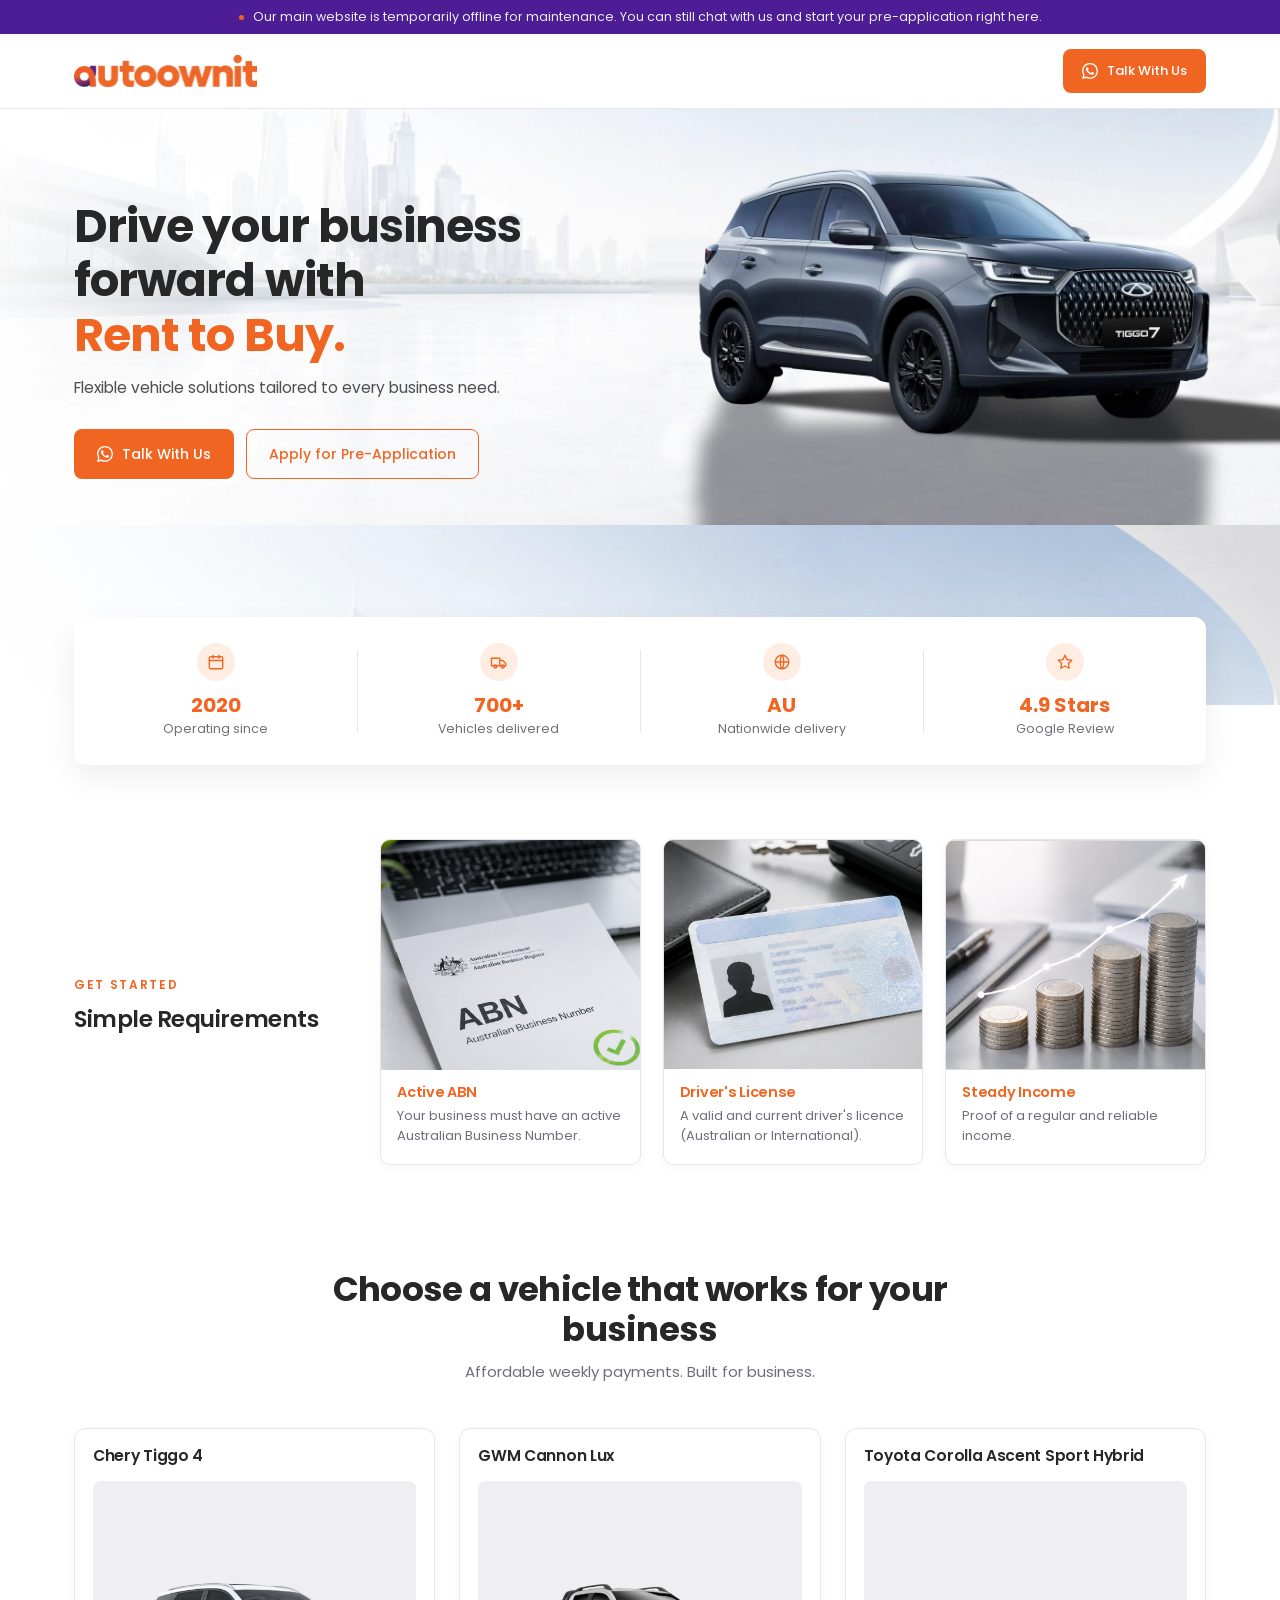
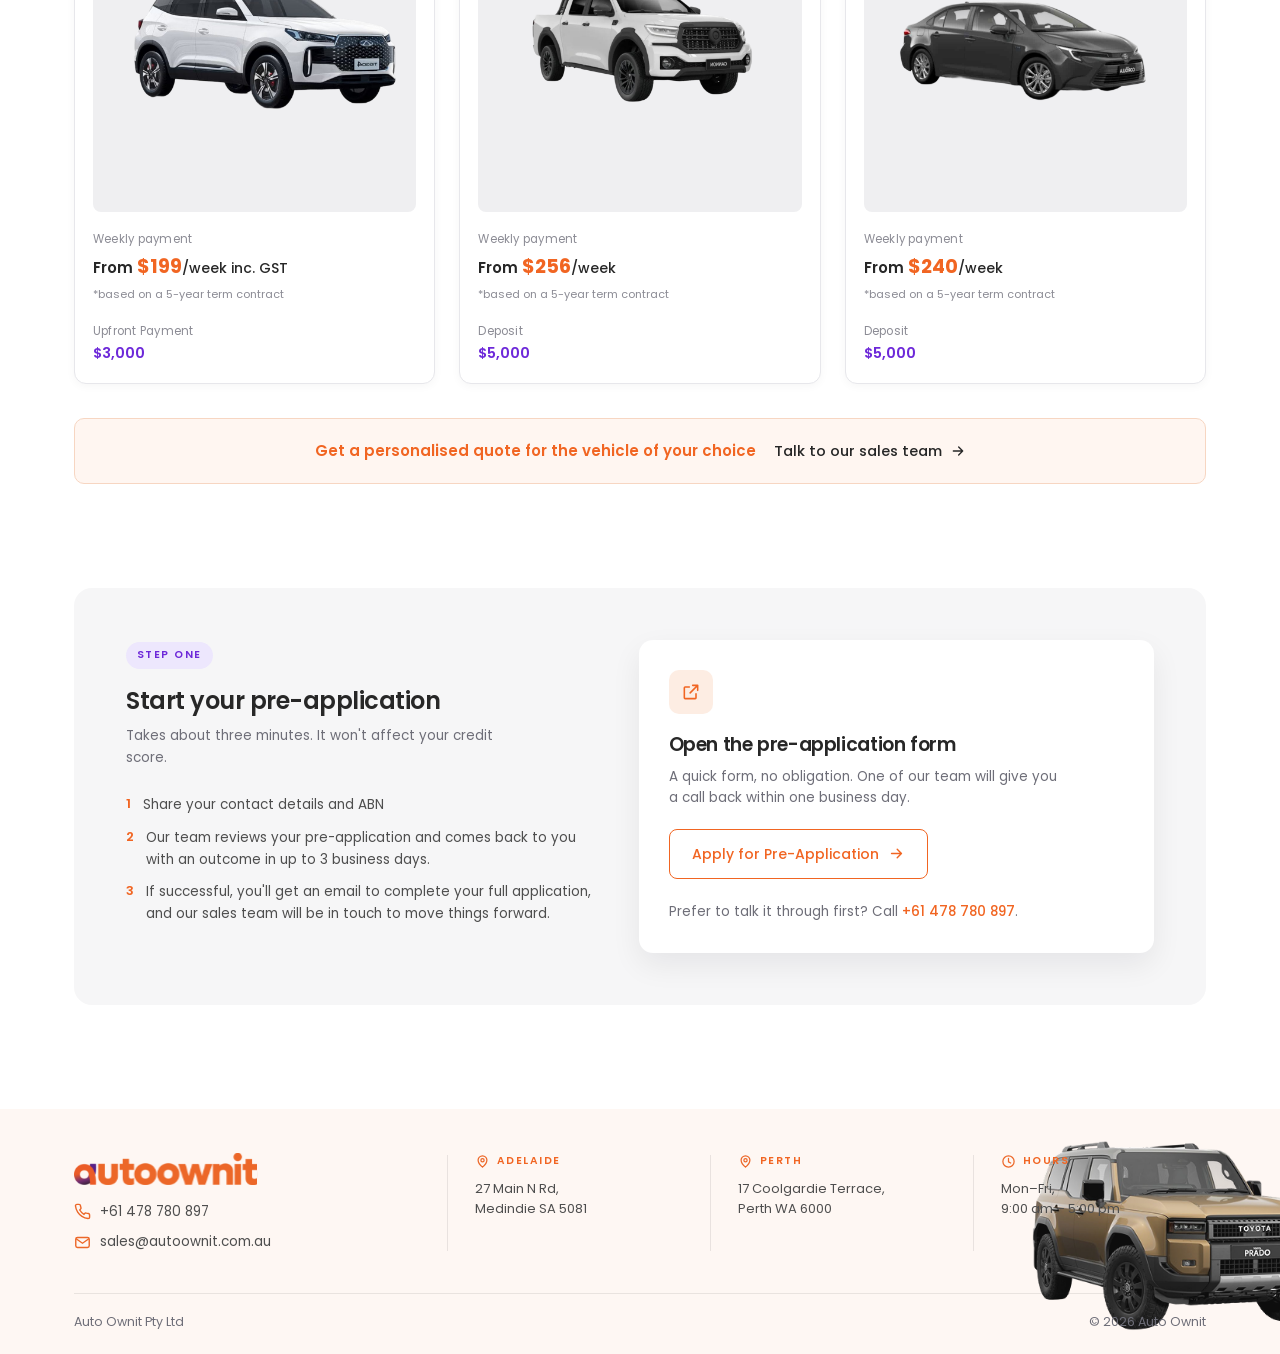
<file: index.html>
<!DOCTYPE html>
<html lang="en">

<head>
  <meta charset="UTF-8">
  <meta name="viewport" content="width=device-width, initial-scale=1">
  <title>Auto Ownit — Rent to Buy vehicle solutions for business</title>
  <link rel="stylesheet" href="./css/styles.css">
  <link rel="preconnect" href="https://fonts.googleapis.com">
  <link rel="preconnect" href="https://fonts.gstatic.com" crossorigin>
  <link
    href="https://fonts.googleapis.com/css2?family=Poppins:wght@400;500;600;700&family=Inter:wght@400;500;600&display=swap"
    rel="stylesheet">

  <!-- Expertease Chatbot -->
  <script type="module"
    src="https://desaiprodstorage.blob.core.windows.net/botscripts/bots/scripts/daryl/exabot_widget_a7e89359-5c15-4bea-838a-69c8a6be06f3.js"></script>

</head>

<body>

  <!-- ========== ANNOUNCEMENT BAR ========== -->
  <div class="announce">
    <div class="wrap">
      <span class="dot" aria-hidden="true"></span>
      <p>Our main website is temporarily offline for maintenance. You can still chat with us and start your
        pre-application right here.</p>
    </div>
  </div>

  <!-- ========== HEADER ========== -->
  <header class="site-header">
    <div class="wrap">
      <a href="index.html" class="logo">
        <img src="./assets/Logo.svg" alt="Auto Ownit Logo">
      </a>
      <a href="https://wa.me/61478780897" class="btn btn--solid btn--sm" target="_blank">
        <img src="./assets/WhatsApp.svg" alt="WhatsApp">
        Talk With Us
      </a>
    </div>
  </header>

  <!-- ========== HERO ========== -->
  <section class="hero">
    <div class="wrap">
      <div class="hero-grid">
        <div class="hero-copy">
          <h1>Drive your business forward with <br /> <span class="accent">Rent to Buy.</span></h1>
          <p class="hero-sub">Flexible vehicle solutions tailored to every business need.</p>
          <div class="hero-actions">
            <a href="https://wa.me/61478780897" class="btn btn--solid" target="_blank">
              <img src="./assets/WhatsApp.svg" alt="WhatsApp">
              Talk With Us
            </a>
            <a href="./pre-application.html" class="btn btn--outline">
              Apply for Pre-Application
            </a>
          </div>
        </div>
      </div>

      <!-- ---- stats ---- -->
      <div class="stats">
        <div class="stat">
          <div class="stat-icon"><svg viewBox="0 0 24 24" fill="none" stroke="currentColor" stroke-width="1.8"
              stroke-linecap="round">
              <rect x="3" y="5" width="18" height="16" rx="2" />
              <path d="M3 10h18M8 3v4M16 3v4" />
            </svg></div>
          <div class="stat-value">2020</div>
          <div class="stat-label">Operating since</div>
        </div>
        <div class="stat">
          <div class="stat-icon"><svg viewBox="0 0 24 24" fill="none" stroke="currentColor" stroke-width="1.8"
              stroke-linecap="round">
              <path d="M2 7h11v10H2zM13 10h4l4 4v3h-8" />
              <circle cx="7" cy="18" r="2" />
              <circle cx="17" cy="18" r="2" />
            </svg></div>
          <div class="stat-value">700+</div>
          <div class="stat-label">Vehicles delivered</div>
        </div>
        <div class="stat">
          <div class="stat-icon"><svg viewBox="0 0 24 24" fill="none" stroke="currentColor" stroke-width="1.8"
              stroke-linecap="round">
              <circle cx="12" cy="12" r="9" />
              <path d="M3 12h18M12 3c3 3 3 15 0 18M12 3C9 6 9 18 12 21" />
            </svg></div>
          <div class="stat-value">AU</div>
          <div class="stat-label">Nationwide delivery</div>
        </div>
        <div class="stat">
          <div class="stat-icon"><svg viewBox="0 0 24 24" fill="none" stroke="currentColor" stroke-width="1.8"
              stroke-linejoin="round">
              <path d="m12 3 2.8 5.8 6.2.9-4.5 4.4 1.1 6.2-5.6-3-5.6 3 1.1-6.2L3 9.7l6.2-.9L12 3Z" />
            </svg></div>
          <div class="stat-value">4.9 Stars</div>
          <div class="stat-label">Google Review</div>
        </div>
      </div>
    </div>
  </section>

  <!-- ========== SIMPLE REQUIREMENTS ========== -->
  <section class="section">
    <div class="wrap">
      <div class="reqs">
        <div class="reqs-intro">
          <span class="eyebrow">Get started</span>
          <h2>Simple Requirements</h2>
        </div>

        <div class="req-cards">
          <!-- Card 1 -->
          <article class="req-card">
            <div class="req-thumb" id="abn-card">
            </div>
            <div class="req-body">
              <h3>Active ABN</h3>
              <p>Your business must have an active Australian Business Number.</p>
            </div>
          </article>

          <!-- Card 2 -->
          <article class="req-card">
            <div class="req-thumb" id="driver-card"></div>
            <div class="req-body">
              <h3>Driver's License</h3>
              <p>A valid and current driver's licence (Australian or International).</p>
            </div>
          </article>

          <!-- Card 3 -->
          <article class="req-card">
            <div class="req-thumb" id="income-card"></div>
            <div class="req-body">
              <h3>Steady Income</h3>
              <p>Proof of a regular and reliable income.</p>
            </div>
          </article>
        </div>
      </div>
    </div>
  </section>

  <!-- ========== VEHICLES ========== -->
  <section class="section" style="padding-top:0">
    <div class="wrap">
      <div class="section-head">
        <h2>Choose a vehicle that works for your business</h2>
        <p>Affordable weekly payments. Built for business.</p>
      </div>

      <div class="vehicles">
        <!-- Vehicle 1 -->
        <article class="vcard">
          <h3>Chery Tiggo 4</h3>
          <div class="vcard-img">
            <img src="./assets/cherry-tigo-4.png" alt="Chery Tiggo 4" />
          </div>
          <div class="vmeta-label">Weekly payment</div>
          <div class="vprice">From <span class="amount">$199</span><span class="unit">/week inc. GST</span></div>
          <p class="vnote">*based on a 5-year term contract</p>
          <div class="vcard-foot">
            <div class="vmeta-label">Upfront Payment</div>
            <div class="vdeposit">$3,000</div>
          </div>
        </article>

        <!-- Vehicle 2 -->
        <article class="vcard">
          <h3>GWM Cannon Lux</h3>
          <div class="vcard-img">
            <img src='./assets/GWM-Cannon-Vanta-1024x1024.png' alt="GWM Cannon Lux" />
          </div>
          <div class="vmeta-label">Weekly payment</div>
          <div class="vprice">From <span class="amount">$256</span><span class="unit">/week</span></div>
          <p class="vnote">*based on a 5-year term contract</p>
          <div class="vcard-foot">
            <div class="vmeta-label">Deposit</div>
            <div class="vdeposit">$5,000</div>
          </div>
        </article>

        <!-- Vehicle 3 -->
        <article class="vcard">
          <h3>Toyota Corolla Ascent Sport Hybrid</h3>
          <div class="vcard-img">
            <img src='./assets/31-1024x1024.png' alt="Toyota Corolla Ascent Sport Hybrid" />
          </div>
          <div class="vmeta-label">Weekly payment</div>
          <div class="vprice">From <span class="amount">$240</span><span class="unit">/week</span></div>
          <p class="vnote">*based on a 5-year term contract</p>
          <div class="vcard-foot">
            <div class="vmeta-label">Deposit</div>
            <div class="vdeposit">$5,000</div>
          </div>
        </article>
      </div>

      <!-- ---- quote bar ---- -->
      <div class="quote-bar">
        <span class="lead">Get a personalised quote for the vehicle of your choice</span>
        <a href="https://wa.me/61478780897" class="link" target="_blank">
          Talk to our sales team
          <svg viewBox="0 0 24 24" fill="none" stroke="currentColor" stroke-width="2" stroke-linecap="round"
            stroke-linejoin="round" aria-hidden="true">
            <path d="M5 12h14M13 6l6 6-6 6" />
          </svg>
        </a>
      </div>
    </div>
  </section>

  <!-- ========== PRE-APPLICATION ========== -->
  <section class="section section--tight" id="pre-application" style="padding-top:0">
    <div class="wrap">
      <div class="apply">
        <div class="apply-copy">
          <span class="pill">Step one</span>
          <h2>Start your pre-application</h2>
          <p>Takes about three minutes. It won't affect your credit score.</p>
          <ol class="steps">
            <li><span class="num">1</span><span>Share your contact details and ABN</span></li>
            <li><span class="num">2</span><span>Our team reviews your pre-application and comes back to you with an
                outcome in up to 3 business days.</span></li>
            <li><span class="num">3</span><span>If successful, you'll get an email to complete your full application,
                and our sales team will be in touch to move things forward.</span></li>
          </ol>
        </div>

        <div class="apply-card">
          <div class="icon-box">
            <svg viewBox="0 0 24 24" fill="none" stroke="currentColor" stroke-width="1.9" stroke-linecap="round"
              stroke-linejoin="round" aria-hidden="true">
              <path d="M14 4h6v6M20 4l-9 9M18 14v5a1 1 0 0 1-1 1H5a1 1 0 0 1-1-1V7a1 1 0 0 1 1-1h5" />
            </svg>
          </div>
          <h3>Open the pre-application form</h3>
          <p>A quick form, no obligation. One of our team will give you a call back within one business day.</p>
          <a href="./pre-application.html" class="btn btn--outline">
            Apply for Pre-Application
            <svg viewBox="0 0 24 24" fill="none" stroke="currentColor" stroke-width="2" stroke-linecap="round"
              stroke-linejoin="round" aria-hidden="true">
              <path d="M5 12h14M13 6l6 6-6 6" />
            </svg>
          </a>
          <p class="apply-note">Prefer to talk it through first? Call <a href="https://wa.me/61478780897"
              target="_blank">+61 478 780
              897</a>.
          </p>
        </div>
      </div>
    </div>
  </section>

  <!-- ========== FOOTER ========== -->
  <footer class="site-footer">
    <img class="footer-art" src="./assets/2025 Toyota LandCruiser Prado Altitude 4×4 – Previously Owned.png"
      alt="Auto Ownit Footer" />
    <div class="wrap">
      <div class="footer-top">
        <div>
          <span class="logo logo--footer">
            <img src="./assets/Logo.svg" />
          </span>
          <div class="footer-contact">
            <a href="https://wa.me/61478780897" target="_blank">
              <img src='./assets/telephone.svg' />
              +61 478 780 897
            </a>
            <a href="mailto:sales@autoownit.com.au" target="_blank">
              <img src="./assets/email.svg" />
              sales@autoownit.com.au
            </a>
          </div>
        </div>

        <div class="fcol">
          <div class="fcol-title">
            <img src="./assets/pin-location.svg" alt="Location" />
            Adelaide
          </div>
          <p>27 Main N Rd,<br>Medindie SA 5081</p>
        </div>

        <div class="fcol">
          <div class="fcol-title">
            <img src="./assets/pin-location.svg" alt="Location" />
            Perth
          </div>
          <p>17 Coolgardie Terrace,<br>Perth WA 6000</p>
        </div>

        <div class="fcol">
          <div class="fcol-title">
            <img src="./assets/clock.svg" alt='Hours' />
            Hours
          </div>
          <p>Mon–Fri,<br>9:00 am – 5:00 pm</p>
        </div>
      </div>

      <div class="footer-bottom">
        <span>Auto Ownit Pty Ltd</span>
        <span>© 2026 Auto Ownit</span>
      </div>
    </div>
  </footer>

</body>

</html>
</file>
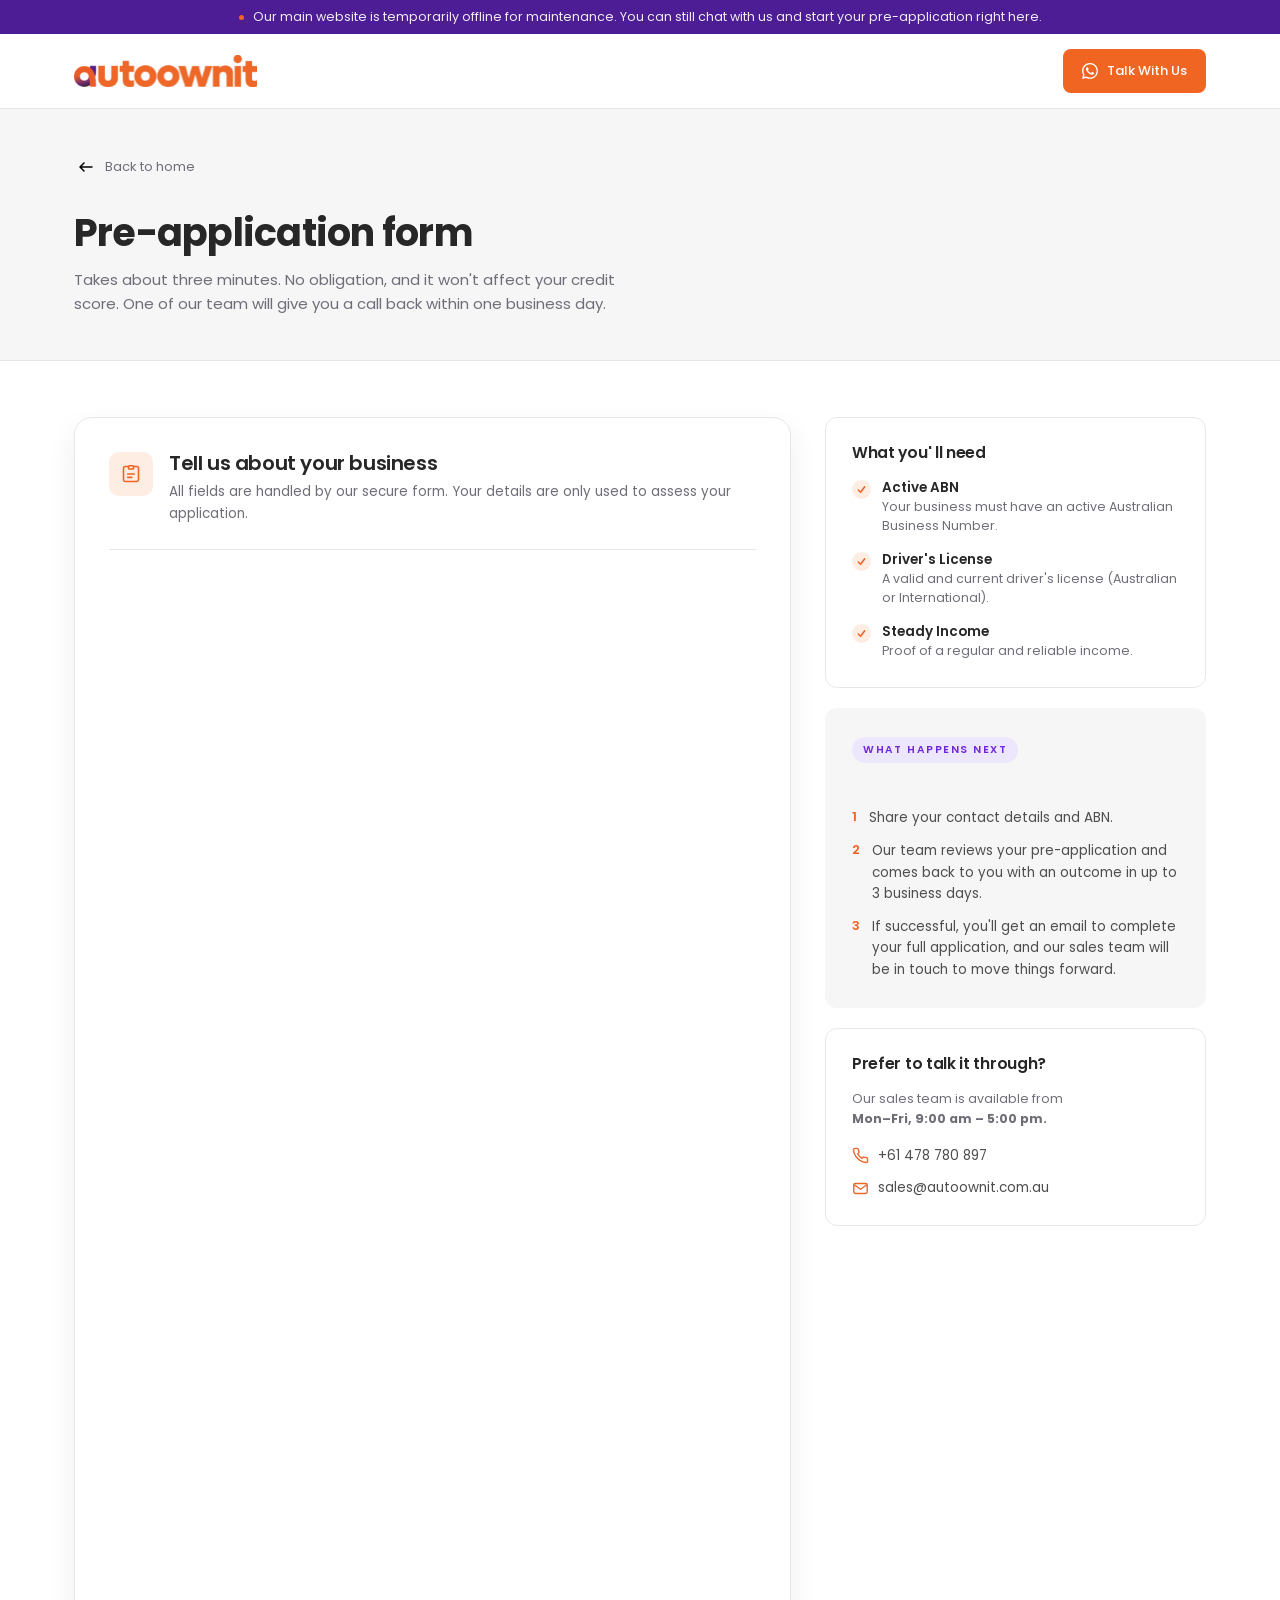
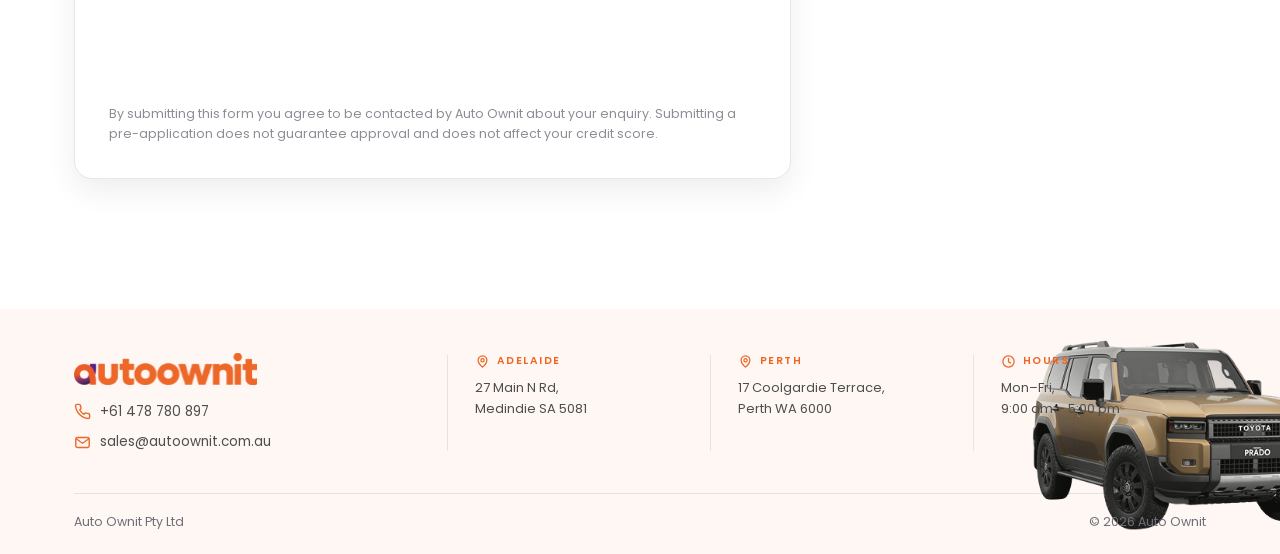
<file: pre-application.html>
<!DOCTYPE html>
<html lang="en">

<head>
  <meta charset="UTF-8">
  <meta name="viewport" content="width=device-width, initial-scale=1">
  <title>Pre-Application Form — Auto Ownit</title>
  <link rel="stylesheet" href="./css/pre-application.css">
  <link rel="stylesheet" href="./css/styles.css">
  <link rel="preconnect" href="https://fonts.googleapis.com">
  <link rel="preconnect" href="https://fonts.gstatic.com" crossorigin>
  <link
    href="https://fonts.googleapis.com/css2?family=Poppins:wght@400;500;600;700&family=Inter:wght@400;500;600&display=swap"
    rel="stylesheet">

  <!-- Expertease Chatbot -->
  <script type="module"
    src="https://desaiprodstorage.blob.core.windows.net/botscripts/bots/scripts/daryl/exabot_widget_a7e89359-5c15-4bea-838a-69c8a6be06f3.js"></script>

</head>

<body>

  <!-- ========== ANNOUNCEMENT BAR ========== -->
  <div class="announce">
    <div class="wrap">
      <span class="dot" aria-hidden="true"></span>
      <p>Our main website is temporarily offline for maintenance. You can still chat with us and start your
        pre-application right here.</p>
    </div>
  </div>

  <!-- ========== HEADER ========== -->
  <header class="site-header">
    <div class="wrap">
      <a href="index.html" class="logo">
        <img src="./assets/Logo.svg" alt="Auto Ownit Logo">
      </a>
      <a href="https://wa.me/61478780897" class="btn btn--solid btn--sm" target="_blank">
        <img src="./assets/WhatsApp.svg" alt="WhatsApp">
        Talk With Us
      </a>
    </div>
  </header>

  <!-- ========== PAGE HEAD ========== -->
  <section class="page-head">
    <div class="wrap">
      <a href="index.html" class="back-link">
        <img src="./assets/si_Arrow_left.svg" alt="Back arrow">
        Back to home
      </a>
      <h1>Pre-application form</h1>
      <p>Takes about three minutes. No obligation, and it won't affect your credit score. One of our team will give you
        a call back within one business day.</p>
    </div>
  </section>

  <!-- ========== FORM ========== -->
  <section class="form-section">
    <div class="wrap">
      <div class="form-layout">

        <!-- ---------- form card ---------- -->
        <div class="form-card">
          <div class="form-card-head">
            <div class="icon-box">
              <svg viewBox="0 0 24 24" fill="none" stroke="currentColor" stroke-width="1.9" stroke-linecap="round"
                stroke-linejoin="round" aria-hidden="true">
                <path d="M15 3h4a2 2 0 0 1 2 2v14a2 2 0 0 1-2 2H5a2 2 0 0 1-2-2V5a2 2 0 0 1 2-2h4" />
                <rect x="9" y="2" width="6" height="4" rx="1" />
                <path d="M8 12h8M8 16h5" />
              </svg>
            </div>
            <div>
              <h2>Tell us about your business</h2>
              <p>All fields are handled by our secure form. Your details are only used to assess your application.</p>
            </div>
          </div>

          <!-- ============================================================
             ZOHO FORM
             ============================================================ -->

          <div id="zoho-form-embed">
            <iframe aria-label="Pre-Application - Rent to Buy"
              src="https://forms.zohopublic.com.au/autoshare/form/PreapplicationInternationalRenttoBuy/formperma/otz0_BaAhbszRAGZyQAnv-SO26W8uWs7nav88Y6A_OU?zf_rszfm=1"
              title="Pre-Application - Rent to Buy" loading="lazy">
            </iframe>
          </div>

          <p class="form-foot">
            By submitting this form you agree to be contacted by Auto Ownit about your enquiry.
            Submitting a pre-application does not guarantee approval and does not affect your credit score.
          </p>
        </div>

        <!-- ---------- sidebar ---------- -->
        <aside class="side">

          <div class="side-card">
            <h3>What you' ll need</h3>
            <ul class="checklist">
              <li>
                <span class="tick" aria-hidden="true"><svg viewBox="0 0 24 24" fill="none" stroke="currentColor"
                    stroke-width="3.4" stroke-linecap="round" stroke-linejoin="round">
                    <path d="m5 13 5 5L19 6" />
                  </svg></span>
                <span><strong>Active ABN</strong><span>Your business must have an active Australian Business
                    Number.</span></span>
              </li>
              <li>
                <span class="tick" aria-hidden="true"><svg viewBox="0 0 24 24" fill="none" stroke="currentColor"
                    stroke-width="3.4" stroke-linecap="round" stroke-linejoin="round">
                    <path d="m5 13 5 5L19 6" />
                  </svg></span>
                <span><strong>Driver's License</strong><span>A valid and current driver's license (Australian or
                    International).</span></span>
              </li>
              <li>
                <span class="tick" aria-hidden="true"><svg viewBox="0 0 24 24" fill="none" stroke="currentColor"
                    stroke-width="3.4" stroke-linecap="round" stroke-linejoin="round">
                    <path d="m5 13 5 5L19 6" />
                  </svg></span>
                <span><strong>Steady Income</strong><span>Proof of a regular and reliable income.</span></span>
              </li>
            </ul>
          </div>

          <div class="side-card side-card--tint">
            <span class="pill">What happens next</span>
            <ol class="steps">
              <li><span class="num">1</span><span>Share your contact details and ABN.</span></li>
              <li><span class="num">2</span><span>Our team reviews your pre-application and comes back to you with an
                  outcome in up to 3 business days.</span></li>
              <li><span class="num">3</span><span>If successful, you'll get an email to complete your full application,
                  and our sales team will be in touch to move things forward.</span></li>
            </ol>
          </div>

          <div class="side-card">
            <h3>Prefer to talk it through?</h3>
            <p class="side-note">Our sales team is available from <br /> <strong>Mon–Fri, 9:00 am – 5:00 pm.</strong>
            </p>
            <div class="contact-rows">
              <a href="https://wa.me/61478780897" target="_blank">
                <img src="./assets/telephone.svg" alt="WhatsApp icon">
                +61 478 780 897
              </a>
              <a href="mailto:sales@autoownit.com.au">
                <img src="./assets/email.svg" alt="Email icon">
                sales@autoownit.com.au
              </a>
            </div>
          </div>

        </aside>
      </div>
    </div>
  </section>

  <!-- ========== FOOTER ========== -->
  <footer class="site-footer">
    <img class="footer-art" src="./assets/2025 Toyota LandCruiser Prado Altitude 4×4 – Previously Owned.png"
      alt="Auto Ownit Footer" />
    <div class="wrap">
      <div class="footer-top">
        <div>
          <span class="logo logo--footer">
            <img src="./assets/Logo.svg" />
          </span>
          <div class="footer-contact">
            <a href="https://wa.me/61478780897" target="_blank">
              <img src='./assets/telephone.svg' />
              +61 478 780 897
            </a>
            <a href="mailto:sales@autoownit.com.au" target="_blank">
              <img src="./assets/email.svg" />
              sales@autoownit.com.au
            </a>
          </div>
        </div>

        <div class="fcol">
          <div class="fcol-title">
            <img src="./assets/pin-location.svg" alt="Location" />
            Adelaide
          </div>
          <p>27 Main N Rd,<br>Medindie SA 5081</p>
        </div>

        <div class="fcol">
          <div class="fcol-title">
            <img src="./assets/pin-location.svg" alt="Location" />
            Perth
          </div>
          <p>17 Coolgardie Terrace,<br>Perth WA 6000</p>
        </div>

        <div class="fcol">
          <div class="fcol-title">
            <img src="./assets/clock.svg" alt='Hours' />
            Hours
          </div>
          <p>Mon–Fri,<br>9:00 am – 5:00 pm</p>
        </div>
      </div>

      <div class="footer-bottom">
        <span>Auto Ownit Pty Ltd</span>
        <span>© 2026 Auto Ownit</span>
      </div>
    </div>
  </footer>

</body>

</html>
</file>
<file: css/styles.css>
/* ============================================================
   TOKENS
   ============================================================ */
:root {
  --orange: #f16522;
  --orange-dark: #d9531a;
  --orange-tint: #fdede3;
  --orange-tint-2: #fff6f1;
  --orange-line: #f7d6c2;
  --violet: #4c1d95;
  --violet-accent: #6d28d9;
  --violet-tint: #ede7fd;
  --ink: #272727;
  --ink-2: #4e4e4e;
  --muted: #6e6e78;
  --muted-2: #8c8c95;
  --line: #e7e7eb;
  --surface: #f6f6f7;
  --surface-2: #efeff1;
  --footer-bg: #fceae166;
  --white: #ffffff;

  --display: 'Poppins', 'Segoe UI', system-ui, -apple-system, sans-serif;
  --body: 'Poppins', 'Segoe UI', system-ui, -apple-system, sans-serif;

  --wrap: 1180px;
  --r-sm: 8px;
  --r-md: 12px;
  --r-lg: 18px;
  --shadow-card: 0 12px 30px rgba(20, 20, 30, 0.07);
  --shadow-soft: 0 2px 10px rgba(20, 20, 30, 0.04);
}

/* ============================================================
   BASE
   ============================================================ */
*,
*::before,
*::after {
  box-sizing: border-box;
}

html {
  -webkit-text-size-adjust: 100%;
}

body {
  margin: 0;
  font-family: var(--body);
  color: var(--ink);
  background: var(--white);
  font-size: 16px;
  line-height: 1.6;
  -webkit-font-smoothing: antialiased;
}

img,
svg {
  display: block;
  max-width: 100%;
}

a {
  color: inherit;
  text-decoration: none;
}

h1,
h2,
h3,
h4 {
  font-family: var(--display);
  margin: 0;
  letter-spacing: -0.02em;
  line-height: 1.18;
}

p {
  margin: 0;
}

ul,
ol {
  margin: 0;
  padding: 0;
  list-style: none;
}

.wrap {
  width: 100%;
  max-width: var(--wrap);
  margin: 0 auto;
  padding: 0 24px;
}

:focus-visible {
  outline: 2px solid var(--violet-accent);
  outline-offset: 3px;
  border-radius: 4px;
}

.eyebrow {
  font-family: var(--display);
  font-size: 12px;
  font-weight: 600;
  letter-spacing: 0.14em;
  text-transform: uppercase;
  color: var(--orange);
}

/* ============================================================
   BUTTONS
   ============================================================ */
.btn {
  display: inline-flex;
  justify-content: center;
  align-items: center;
  gap: 9px;
  font-family: var(--display);
  font-size: 14px;
  font-weight: 500;
  text-align: center;
  padding: 13px 22px;
  border-radius: var(--r-sm);
  border: 1px solid transparent;
  cursor: pointer;
  transition:
    background-color 0.2s ease,
    color 0.2s ease,
    border-color 0.2s ease,
    transform 0.2s ease;
  white-space: nowrap;
}

.btn svg {
  width: 17px;
  height: 17px;
  flex: none;
}

.btn--solid {
  background: var(--orange);
  color: #fff;
}

.btn--solid:hover {
  background: var(--orange-dark);
}

.btn--outline {
  background: transparent;
  color: var(--orange);
  border-color: var(--orange);
}

.btn--outline:hover {
  background: var(--orange-tint-2);
}

.btn--sm {
  padding: 11px 18px;
  font-size: 13px;
}

/* ============================================================
   ANNOUNCEMENT + HEADER
   ============================================================ */
.announce {
  background: var(--violet);
  color: #fff;
}

.announce .wrap {
  display: flex;
  align-items: center;
  justify-content: center;
  gap: 9px;
  min-height: 34px;
  padding-top: 7px;
  padding-bottom: 7px;
  font-size: 12.5px;
  text-align: center;
  color: rgba(255, 255, 255, 0.92);
}

.announce .dot {
  width: 5px;
  height: 5px;
  border-radius: 50%;
  background: var(--orange);
  flex: none;
}

.site-header {
  background: #fff;
  border-bottom: 1px solid var(--line);
}

.site-header .wrap {
  display: flex;
  align-items: center;
  justify-content: space-between;
  gap: 20px;
  min-height: 74px;
}

.logo {
  font-family: var(--display);
  font-weight: 700;
  font-size: 27px;
  letter-spacing: -0.03em;
  color: var(--orange);
}

.logo--footer {
  font-size: 25px;
}

/* ============================================================
   HERO
   ============================================================ */
.hero {
  position: relative;
  padding: 64px 0 0;
  background-image: url(../assets/hero-bg-final.webp);
  background-size: cover;
  background-position: center -180px;
  /* overflow: hidden; */
}

/* faint showroom floor line */
/* .hero::after{
  content:"";position:absolute;left:0;right:0;top:58%;height:1px;
  background:linear-gradient(90deg,rgba(255,255,255,0),rgba(255,255,255,.85),rgba(255,255,255,0));
} */
.hero-grid {
  position: relative;
  z-index: 1;
  display: grid;
  grid-template-columns: minmax(0, 1fr) minmax(0, 1.05fr);
  align-items: center;
  gap: 28px;
}

.hero-copy {
  max-width: 600px;
  padding: 26px 0 78px;
}

.hero h1 {
  font-size: clamp(32px, 4.4vw, 46px);
  font-weight: 700;
  color: var(--ink);
  margin-bottom: 14px;
}

.hero h1 .accent {
  color: var(--orange);
}

.hero-sub {
  font-size: 15.5px;
  color: var(--ink-2);
  margin-bottom: 28px;
}

.hero-actions {
  display: flex;
  flex-wrap: wrap;
  gap: 12px;
}

.hero-art {
  align-self: end;
  padding-bottom: 34px;
}

/* ---- stats card ---- */
.stats {
  position: relative;
  z-index: 2;
  background: #fff;
  border-radius: var(--r-md);
  box-shadow: var(--shadow-card);
  display: grid;
  grid-template-columns: repeat(4, 1fr);
  top: 60px;
  margin-bottom: 30px;
}

.stat {
  padding: 26px 22px;
  text-align: center;
  position: relative;
}

.stat + .stat::before {
  content: '';
  position: absolute;
  left: 0;
  top: 22%;
  bottom: 22%;
  width: 1px;
  background: var(--line);
}

.stat-icon {
  width: 38px;
  height: 38px;
  margin: 0 auto 12px;
  border-radius: 50%;
  background: var(--orange-tint);
  color: var(--orange);
  display: grid;
  place-items: center;
}

.stat-icon svg {
  width: 18px;
  height: 18px;
}

.stat-value {
  font-family: var(--display);
  font-size: 20px;
  font-weight: 700;
  color: var(--orange);
  line-height: 1.2;
}

.stat-label {
  font-size: 12.5px;
  color: var(--muted);
  margin-top: 2px;
}

/* ============================================================
   SECTION SHELL
   ============================================================ */
.section {
  padding: 104px 0;
}

.section--tight {
  padding: 64px 0;
}

.section-head {
  text-align: center;
  max-width: 660px;
  margin: 0 auto 44px;
}

.section-head h2 {
  font-size: clamp(26px, 3.2vw, 34px);
  font-weight: 700;
  margin-bottom: 10px;
}

.section-head p {
  color: var(--muted);
  font-size: 15px;
}

/* ============================================================
   REQUIREMENTS
   ============================================================ */
.reqs {
  display: grid;
  grid-template-columns: minmax(0, 0.75fr) minmax(0, 2.4fr);
  align-items: center;
  gap: 48px;
}

.reqs-intro h2 {
  font-size: 23px;
  font-weight: 600;
  margin-top: 10px;
}

.req-cards {
  display: grid;
  grid-template-columns: repeat(3, 1fr);
  gap: 22px;
}

.req-card {
  border: 1px solid var(--line);
  border-radius: 10px;
  background: #fff;
  overflow: hidden;
  box-shadow: var(--shadow-soft);
}

.req-thumb {
  height: 230px;
}

.req-thumb#abn-card {
  background-image: url(../assets/ABN_CARD.png);
  background-size: cover;
  background-position: center;

  width: 100%;
}

.req-thumb#driver-card {
  background-image: url(../assets/DRIVERS_LICENSE_CARD.png);
  background-size: cover;
  background-position: center;

  width: 100%;
}

.req-thumb#income-card {
  background-image: url(../assets/STEADY_INCOME.png);
  background-size: cover;
  background-position: center;

  width: 100%;
}

.req-body {
  padding: 14px 16px 18px;
}

.req-body h3 {
  font-size: 14.5px;
  font-weight: 600;
  color: var(--orange);
  margin-bottom: 5px;
}

.req-body p {
  font-size: 13px;
  color: var(--muted);
  line-height: 1.55;
}

/* ============================================================
   VEHICLES
   ============================================================ */
.vehicles {
  display: grid;
  grid-template-columns: repeat(3, 1fr);
  gap: 24px;
}

.vcard {
  border: 1px solid var(--line);
  border-radius: var(--r-md);
  background: #fff;
  padding: 18px;
  display: flex;
  flex-direction: column;
  box-shadow: var(--shadow-soft);
}

.vcard h3 {
  font-size: 15.5px;
  font-weight: 600;
}

.vcard-type {
  font-size: 12.5px;
  color: var(--muted);
  margin-top: 2px;
}

.vcard-img {
  background: var(--surface-2);
  border-radius: var(--r-sm);
  margin: 16px 0 18px;
  padding: 14px 10px;
}

.vmeta-label {
  font-size: 11.5px;
  color: var(--muted-2);
  letter-spacing: 0.02em;
}

.vprice {
  font-family: var(--display);
  font-size: 15px;
  font-weight: 600;
  margin-top: 3px;
}

.vprice .amount {
  color: var(--orange);
  font-size: 19px;
  font-weight: 700;
}

.vprice .unit {
  font-weight: 500;
  font-size: 14px;
  color: var(--ink);
}

.vnote {
  font-size: 11px;
  color: var(--muted-2);
  margin-top: 4px;
}

.vcard-foot {
  margin-top: auto;
  padding-top: 18px;
}

.vdeposit {
  font-family: var(--display);
  font-size: 14.5px;
  font-weight: 600;
  color: var(--violet-accent);
  margin-top: 2px;
}

.quote-bar {
  margin-top: 34px;
  background: var(--orange-tint-2);
  border: 1px solid var(--orange-line);
  border-radius: 10px;
  padding: 20px 24px;
  display: flex;
  flex-wrap: wrap;
  align-items: center;
  justify-content: center;
  gap: 8px 18px;
  text-align: center;
}

.quote-bar .lead {
  font-family: var(--display);
  font-weight: 600;
  font-size: 15px;
  color: var(--orange);
}

.quote-bar .link {
  display: inline-flex;
  align-items: center;
  gap: 8px;
  font-size: 14.5px;
  font-weight: 500;
  color: var(--ink);
}

.quote-bar .link:hover {
  text-decoration: underline;
}

.quote-bar .link svg {
  width: 16px;
  height: 16px;
}

/* ============================================================
   PRE-APPLICATION
   ============================================================ */
.apply {
  background: var(--surface);
  border-radius: var(--r-lg);
  padding: 52px;
  display: grid;
  grid-template-columns: minmax(0, 1fr) minmax(0, 1.1fr);
  gap: 44px;
  align-items: start;
}

.pill {
  display: inline-block;
  background: var(--violet-tint);
  color: var(--violet-accent);
  font-family: var(--display);
  font-size: 10.5px;
  font-weight: 600;
  letter-spacing: 0.14em;
  text-transform: uppercase;
  padding: 5px 11px;
  border-radius: 999px;
  margin-bottom: 18px;
}

.apply-copy h2 {
  font-size: 24px;
  font-weight: 600;
  margin-bottom: 10px;
}

.apply-copy > p {
  font-size: 13.5px;
  color: var(--muted);
  max-width: 400px;
}

.steps {
  margin-top: 26px;
  display: grid;
  gap: 11px;
}

.steps li {
  display: flex;
  gap: 12px;
  font-size: 13.5px;
  color: var(--ink-2);
}

.steps .num {
  color: var(--orange);
  font-family: var(--display);
  font-weight: 600;
  font-size: 13px;
  flex: none;
}

.apply-card {
  background: #fff;
  border-radius: 14px;
  padding: 30px;
  box-shadow: var(--shadow-card);
}

.apply-card .icon-box {
  width: 44px;
  height: 44px;
  border-radius: 10px;
  background: var(--orange-tint);
  color: var(--orange);
  display: grid;
  place-items: center;
  margin-bottom: 20px;
}

.apply-card .icon-box svg {
  width: 20px;
  height: 20px;
}

.apply-card h3 {
  font-size: 19px;
  font-weight: 600;
  margin-bottom: 9px;
}

.apply-card p {
  font-size: 13.5px;
  color: var(--muted);
  max-width: 390px;
}

.apply-card .btn {
  margin-top: 20px;
}

.apply-note {
  margin-top: 22px;
  font-size: 12.5px;
  color: var(--muted);
}

.apply-note a {
  color: var(--orange);
  font-weight: 500;
}

/* ============================================================
   FOOTER
   ============================================================ */
.site-footer {
  background: var(--footer-bg);
  position: relative;
  overflow: hidden;
  margin-top: 40px;
}

.footer-art {
  position: absolute;
  right: -100px;
  bottom: 6px;
  width: min(400px, 34vw);
  pointer-events: none;
  opacity: 0.95;
}

.footer-top {
  position: relative;
  z-index: 1;
  display: grid;
  grid-template-columns: minmax(0, 1.25fr) repeat(3, minmax(0, 0.85fr));
  gap: 30px;
  padding: 44px 0 40px;
}

.footer-contact {
  display: grid;
  gap: 9px;
  margin-top: 16px;
}

.footer-contact a,
.footer-contact span {
  display: flex;
  align-items: center;
  gap: 9px;
  font-size: 13.5px;
  color: var(--ink-2);
}

.footer-contact svg {
  width: 15px;
  height: 15px;
  color: var(--orange);
  flex: none;
}

.fcol {
  position: relative;
  padding-left: 28px;
}

.fcol::before {
  content: '';
  position: absolute;
  left: 0;
  top: 2px;
  bottom: 2px;
  width: 1px;
  background: rgba(23, 23, 27, 0.09);
}

.fcol-title {
  display: flex;
  align-items: center;
  gap: 7px;
  font-family: var(--display);
  font-size: 10.5px;
  font-weight: 600;
  letter-spacing: 0.14em;
  text-transform: uppercase;
  color: var(--orange);
  margin-bottom: 9px;
}

.fcol-title svg {
  width: 13px;
  height: 13px;
}

.fcol p {
  font-size: 13px;
  color: var(--ink-2);
  line-height: 1.6;
}

.footer-bottom {
  position: relative;
  z-index: 1;
  border-top: 1px solid rgba(23, 23, 27, 0.09);
  display: flex;
  flex-wrap: wrap;
  gap: 8px;
  justify-content: space-between;
  padding: 18px 0 22px;
  font-size: 12.5px;
  color: var(--muted);
}

/* ============================================================
   RESPONSIVE
   ============================================================ */
@media (max-width: 1000px) {
  .hero-grid {
    grid-template-columns: 1fr;
  }

  .hero-copy {
    padding-bottom: 8px;
    max-width: none;
  }

  .hero-art {
    padding-bottom: 12px;
    max-width: 560px;
  }

  .reqs {
    grid-template-columns: 1fr;
    gap: 26px;
  }

  .apply {
    grid-template-columns: 1fr;
    padding: 38px;
  }

  .footer-top {
    grid-template-columns: 1fr 1fr;
    gap: 26px;
  }

  .footer-art {
    width: 250px;
    opacity: 0.5;
  }

  .section {
    padding: 76px 0;
  }
}

@media (max-width: 760px) {
  .stats {
    grid-template-columns: 1fr 1fr;
  }

  .stat + .stat::before {
    display: none;
  }

  .stat:nth-child(n + 3) {
    border-top: 1px solid var(--line);
  }

  .stat:nth-child(even) {
    border-left: 1px solid var(--line);
  }

  .req-cards,
  .vehicles {
    grid-template-columns: 1fr;
  }

  .site-header .wrap {
    min-height: 64px;
  }

  .announce .wrap {
    text-align: left;
  }
}

@media (max-width: 560px) {
  .footer-top {
    grid-template-columns: 1fr;
  }

  .fcol {
    padding-left: 0;
  }

  .fcol::before {
    display: none;
  }

  .footer-art {
    display: none;
  }

  .apply {
    padding: 26px;
  }

  .hero {
    padding-top: 44px;
  }

  .stats {
    grid-template-columns: 1fr;
  }

  .stat:nth-child(even) {
    border-left: 0;
  }

  .stat:nth-child(n + 2) {
    border-top: 1px solid var(--line);
  }

  .btn {
    width: 100%;
    justify-content: center;
  }

  .quote-bar {
    flex-direction: column;
  }
}

@media (prefers-reduced-motion: reduce) {
  * {
    transition: none !important;
    animation: none !important;
  }
}
</file>
<file: css/pre-application.css>
/* ============================================================
   TOKENS
   ============================================================ */
:root {
  --orange: #f16522;
  --orange-dark: #d9531a;
  --orange-tint: #fdede3;
  --orange-tint-2: #fff6f1;
  --orange-line: #f7d6c2;
  --violet: #4c1d95;
  --violet-accent: #6d28d9;
  --violet-tint: #ede7fd;
  --ink: #272727;
  --ink-2: #4e4e4e;
  --muted: #6e6e78;
  --muted-2: #8c8c95;
  --line: #e7e7eb;
  --surface: #f6f6f7;
  --surface-2: #efeff1;
  --footer-bg: #fdf0e7;
  --white: #ffffff;

  --display: 'Poppins', 'Segoe UI', system-ui, -apple-system, sans-serif;
  --body: 'Inter', 'Segoe UI', system-ui, -apple-system, sans-serif;

  --wrap: 1180px;
  --r-sm: 8px;
  --r-md: 12px;
  --r-lg: 18px;
  --shadow-card: 0 12px 30px rgba(20, 20, 30, 0.07);
  --shadow-soft: 0 2px 10px rgba(20, 20, 30, 0.04);
}

/* ============================================================
   BASE
   ============================================================ */
*,
*::before,
*::after {
  box-sizing: border-box;
}

html {
  -webkit-text-size-adjust: 100%;
}

body {
  margin: 0;
  font-family: var(--body);
  color: var(--ink);
  background: var(--white);
  font-size: 16px;
  line-height: 1.6;
  -webkit-font-smoothing: antialiased;
}

img,
svg {
  display: block;
  max-width: 100%;
}

a {
  color: inherit;
  text-decoration: none;
}

h1,
h2,
h3 {
  font-family: var(--display);
  margin: 0;
  letter-spacing: -0.02em;
  line-height: 1.18;
}

p {
  margin: 0;
}

ul,
ol {
  margin: 0;
  padding: 0;
  list-style: none;
}

.wrap {
  width: 100%;
  max-width: var(--wrap);
  margin: 0 auto;
  padding: 0 24px;
}

:focus-visible {
  outline: 2px solid var(--violet-accent);
  outline-offset: 3px;
  border-radius: 4px;
}

.eyebrow {
  font-family: var(--display);
  font-size: 12px;
  font-weight: 600;
  letter-spacing: 0.14em;
  text-transform: uppercase;
  color: var(--orange);
}

/* ============================================================
   BUTTONS
   ============================================================ */
.btn {
  display: inline-flex;
  align-items: center;
  gap: 9px;
  font-family: var(--display);
  font-size: 14px;
  font-weight: 500;
  padding: 13px 22px;
  border-radius: var(--r-sm);
  border: 1px solid transparent;
  cursor: pointer;
  transition:
    background-color 0.2s ease,
    color 0.2s ease,
    border-color 0.2s ease;
  white-space: nowrap;
}

.btn svg {
  width: 17px;
  height: 17px;
  flex: none;
}

.btn--solid {
  background: var(--orange);
  color: #fff;
}

.btn--solid:hover {
  background: var(--orange-dark);
}

.btn--outline {
  background: #fff;
  color: var(--orange);
  border-color: var(--orange);
}

.btn--outline:hover {
  background: var(--orange-tint-2);
}

.btn--sm {
  padding: 11px 18px;
  font-size: 13px;
}

/* ============================================================
   ANNOUNCEMENT + HEADER
   ============================================================ */
.announce {
  background: var(--violet);
  color: #fff;
}

.announce .wrap {
  display: flex;
  align-items: center;
  justify-content: center;
  gap: 9px;
  min-height: 34px;
  padding-top: 7px;
  padding-bottom: 7px;
  font-size: 12.5px;
  text-align: center;
  color: rgba(255, 255, 255, 0.92);
}

.announce .dot {
  width: 5px;
  height: 5px;
  border-radius: 50%;
  background: var(--orange);
  flex: none;
}

.site-header {
  background: #fff;
  border-bottom: 1px solid var(--line);
}

.site-header .wrap {
  display: flex;
  align-items: center;
  justify-content: space-between;
  gap: 20px;
  min-height: 74px;
}

.logo {
  font-family: var(--display);
  font-weight: 700;
  font-size: 27px;
  letter-spacing: -0.03em;
  color: var(--orange);
}

.logo--footer {
  font-size: 25px;
}

/* ============================================================
   PAGE HEAD
   ============================================================ */
.page-head {
  background: var(--surface);
  border-bottom: 1px solid var(--line);
  padding: 46px 0 44px;
}

.back-link {
  display: inline-flex;
  align-items: center;
  gap: 7px;
  font-size: 13px;
  color: var(--muted);
  margin-bottom: 22px;
  transition: color 0.2s ease;
}

.back-link:hover {
  color: var(--orange);
}

.back-link svg {
  width: 15px;
  height: 15px;
}

.page-head h1 {
  font-size: clamp(28px, 3.6vw, 38px);
  font-weight: 700;
  margin: 10px 0 12px;
}

.page-head p {
  font-size: 15px;
  color: var(--muted);
  max-width: 560px;
}

/* ============================================================
   FORM LAYOUT
   ============================================================ */
.form-section {
  padding: 56px 0 90px;
}

.form-layout {
  display: grid;
  grid-template-columns: minmax(0, 1.6fr) minmax(0, 0.85fr);
  gap: 34px;
  align-items: start;
}

#zoho-form-embed iframe {
  width: 100%;
  border: 0;
  display: block;
  height: 1100px;
}

/* --- the form card --- */
.form-card {
  background: #fff;
  border: 1px solid var(--line);
  border-radius: var(--r-lg);
  box-shadow: var(--shadow-card);
  padding: 34px;
}

.form-card-head {
  display: flex;
  align-items: flex-start;
  gap: 16px;
  padding-bottom: 24px;
  margin-bottom: 28px;
  border-bottom: 1px solid var(--line);
}

.icon-box {
  width: 44px;
  height: 44px;
  border-radius: 10px;
  flex: none;
  background: var(--orange-tint);
  color: var(--orange);
  display: grid;
  place-items: center;
}

.icon-box svg {
  width: 20px;
  height: 20px;
}

.form-card-head h2 {
  font-size: 20px;
  font-weight: 600;
  margin-bottom: 6px;
}

.form-card-head p {
  font-size: 13.5px;
  color: var(--muted);
}

/* --- Zoho embed slot --- */
#zoho-form-embed {
  min-height: 520px;
}

#zoho-form-embed iframe {
  width: 100%;
  border: 0;
  display: block;
}

/* Placeholder — delete this rule set once the real form is embedded */
.form-placeholder {
  border: 1.5px dashed var(--orange-line);
  border-radius: var(--r-md);
  background: var(--orange-tint-2);
  min-height: 520px;
  display: grid;
  place-items: center;
  padding: 40px 28px;
  text-align: center;
}

.form-placeholder .ph-icon {
  width: 52px;
  height: 52px;
  border-radius: 14px;
  margin: 0 auto 18px;
  background: #fff;
  color: var(--orange);
  display: grid;
  place-items: center;
  box-shadow: var(--shadow-soft);
}

.form-placeholder .ph-icon svg {
  width: 24px;
  height: 24px;
}

.form-placeholder h3 {
  font-size: 17px;
  font-weight: 600;
  margin-bottom: 8px;
}

.form-placeholder p {
  font-size: 13.5px;
  color: var(--muted);
  max-width: 380px;
  margin: 0 auto;
}

.form-placeholder code {
  font-family: ui-monospace, SFMono-Regular, Menlo, Consolas, monospace;
  font-size: 12.5px;
  background: #fff;
  border: 1px solid var(--orange-line);
  padding: 2px 6px;
  border-radius: 5px;
  color: var(--orange-dark);
}

.form-foot {
  margin-top: 26px;
  font-size: 12.5px;
  color: var(--muted-2);
  line-height: 1.6;
}

/* ============================================================
   SIDEBAR
   ============================================================ */
.side {
  display: grid;
  gap: 20px;
  position: sticky;
  top: 24px;
}

.side-card {
  background: #fff;
  border: 1px solid var(--line);
  border-radius: var(--r-md);
  padding: 26px;
}

.side-card--tint {
  background: var(--surface);
  border-color: transparent;
}

.side-card h3 {
  font-size: 15.5px;
  font-weight: 600;
  margin-bottom: 16px;
}

.pill {
  display: inline-block;
  background: var(--violet-tint);
  color: var(--violet-accent);
  font-family: var(--display);
  font-size: 10.5px;
  font-weight: 600;
  letter-spacing: 0.14em;
  text-transform: uppercase;
  padding: 5px 11px;
  border-radius: 999px;
  margin-bottom: 16px;
}

.checklist {
  display: grid;
  gap: 14px;
}

.checklist li {
  display: flex;
  gap: 11px;
}

.checklist .tick {
  width: 19px;
  height: 19px;
  border-radius: 50%;
  flex: none;
  margin-top: 2px;
  background: var(--orange-tint);
  color: var(--orange);
  display: grid;
  place-items: center;
}

.checklist .tick svg {
  width: 11px;
  height: 11px;
}

.checklist strong {
  display: block;
  font-family: var(--display);
  font-size: 13.5px;
  font-weight: 600;
  color: var(--ink);
}

.checklist span {
  font-size: 12.5px;
  color: var(--muted);
  line-height: 1.5;
}

.steps {
  display: grid;
  gap: 11px;
}

.steps li {
  display: flex;
  gap: 12px;
  font-size: 13.5px;
  color: var(--ink-2);
}

.steps .num {
  color: var(--orange);
  font-family: var(--display);
  font-weight: 600;
  font-size: 13px;
  flex: none;
}

.contact-rows {
  display: grid;
  gap: 11px;
  margin-top: 4px;
}

.contact-rows a {
  display: flex;
  align-items: center;
  gap: 9px;
  font-size: 13.5px;
  color: var(--ink-2);
}

.contact-rows svg {
  width: 15px;
  height: 15px;
  color: var(--orange);
  flex: none;
}

.side-note {
  font-size: 12.5px;
  color: var(--muted);
  margin-bottom: 16px;
}

/* ============================================================
   RESPONSIVE
   ============================================================ */
@media (max-width: 1000px) {
  .form-layout {
    grid-template-columns: 1fr;
  }

  .side {
    position: static;
  }

  .footer-top {
    grid-template-columns: 1fr 1fr;
    gap: 26px;
  }

  .footer-art {
    width: 250px;
    opacity: 0.5;
  }
}

@media (max-width: 760px) {
  .site-header .wrap {
    min-height: 64px;
  }

  .announce .wrap {
    text-align: left;
  }

  .form-section {
    padding: 38px 0 64px;
  }

  .form-card {
    padding: 24px;
  }
}

@media (max-width: 560px) {
  .footer-top {
    grid-template-columns: 1fr;
  }

  .fcol {
    padding-left: 0;
  }

  .fcol::before {
    display: none;
  }

  .footer-art {
    display: none;
  }

  .form-card {
    padding: 20px;
    border-radius: var(--r-md);
  }

  .form-card-head {
    flex-direction: column;
    gap: 12px;
  }

  .btn {
    width: 100%;
    justify-content: center;
  }
}

@media (prefers-reduced-motion: reduce) {
  * {
    transition: none !important;
    animation: none !important;
  }
}
</file>
